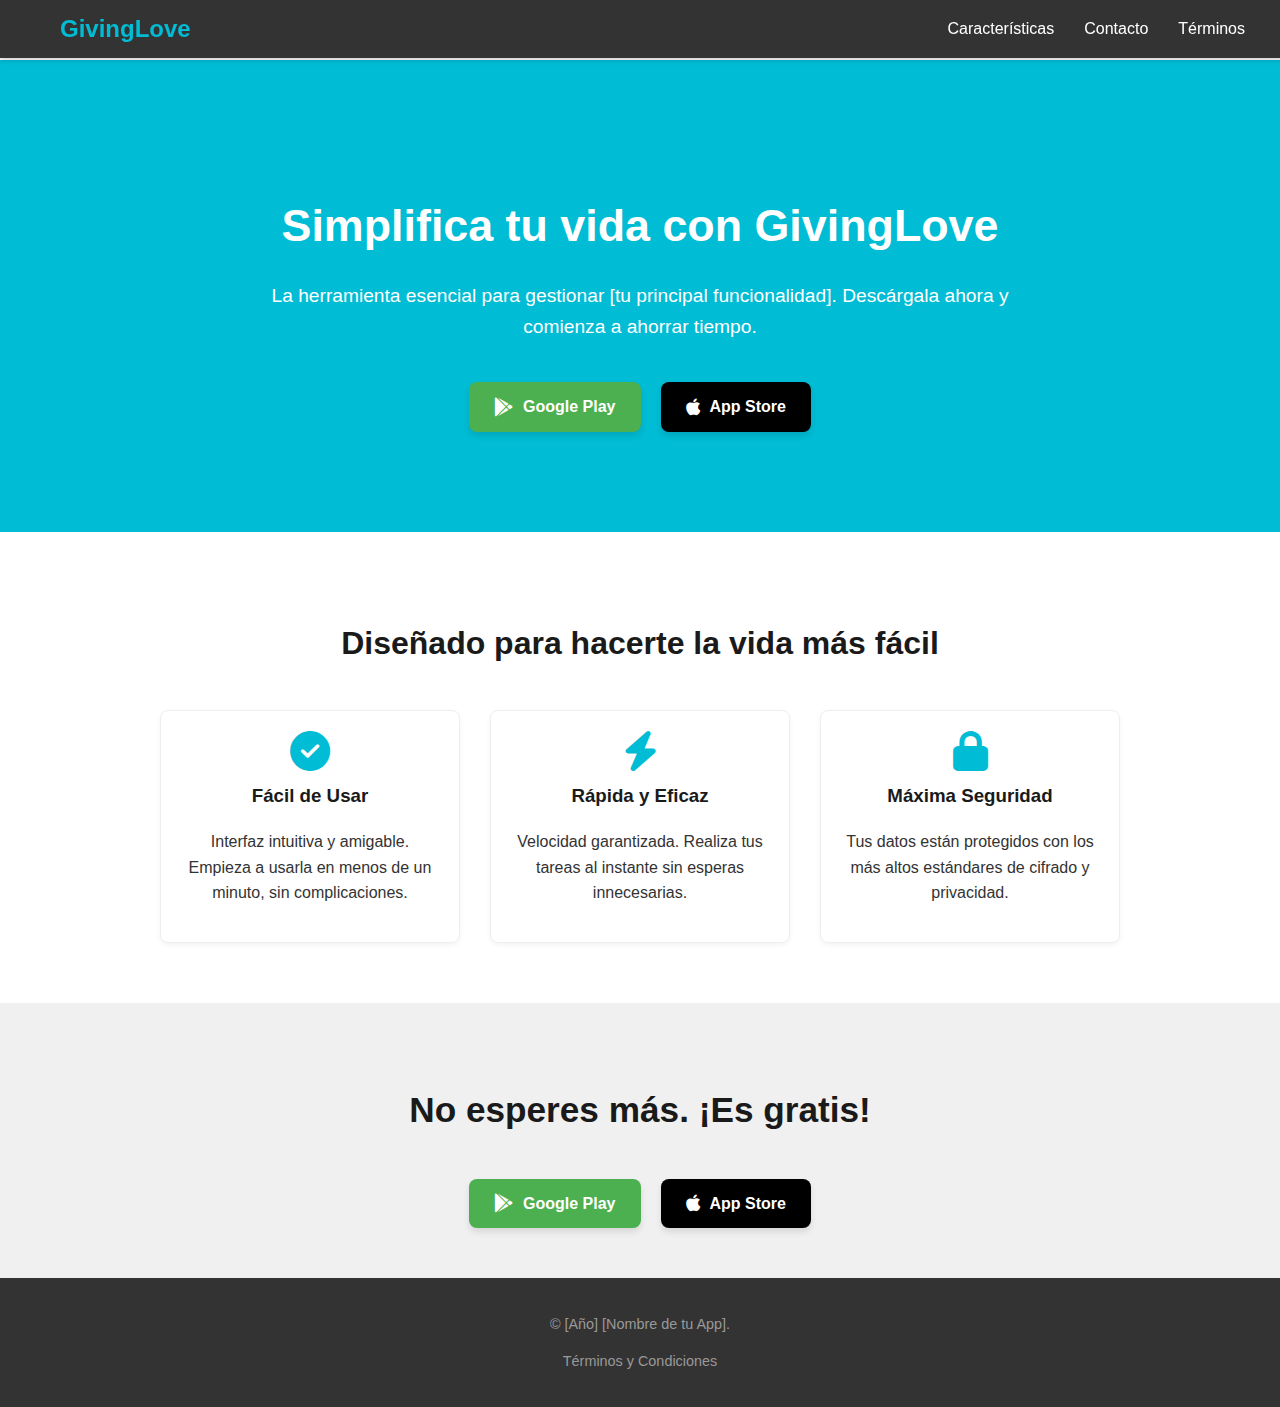
<file: index.html>
<!DOCTYPE html>
<html lang="es">
<head>
  <meta charset="UTF-8">
  <meta name="viewport" content="width=device-width, initial-scale=1.0">
  <title>Descarga [Nombre de tu Aplicación] - Landing Page</title>
  <link rel="stylesheet" href="styles.css">
  <link rel="stylesheet" href="https://cdnjs.cloudflare.com/ajax/libs/font-awesome/6.5.1/css/all.min.css">
</head>
<body>

  <header>
    <nav class="main-nav">
      <div class="logo">
        <a href="#">GivingLove</a>
      </div>
      <ul>
        <li><a href="#caracteristicas">Características</a></li>
        <li><a href="#contacto">Contacto</a></li>
        <li><a href="terminos.html">Términos</a></li>
      </ul>
    </nav>
  </header>

  <main>
    <section class="hero">
      <div class="hero-content">
        <h1>Simplifica tu vida con <span class="app-name">GivingLove</span></h1>
        <p>La herramienta esencial para gestionar [tu principal funcionalidad]. Descárgala ahora y comienza a ahorrar tiempo.</p>

        <div class="download-buttons">
          <a href="https://play.google.com/store/games?hl=en" target="_blank" class="download-btn google-play">
            <i class="fab fa-google-play"></i> Google Play
          </a>
          <a href="https://www.apple.com/app-store/" target="_blank" class="download-btn app-store">
            <i class="fab fa-apple"></i> App Store
          </a>
        </div>
      </div>
    </section>

    <section id="caracteristicas" class="features-section">
      <h2>Diseñado para hacerte la vida más fácil</h2>
      <div class="grid-features">
        <div class="feature-item">
          <i class="fas fa-check-circle feature-icon"></i>
          <h3>Fácil de Usar</h3>
          <p>Interfaz intuitiva y amigable. Empieza a usarla en menos de un minuto, sin complicaciones.</p>
        </div>
        <div class="feature-item">
          <i class="fas fa-bolt feature-icon"></i>
          <h3>Rápida y Eficaz</h3>
          <p>Velocidad garantizada. Realiza tus tareas al instante sin esperas innecesarias.</p>
        </div>
        <div class="feature-item">
          <i class="fas fa-lock feature-icon"></i>
          <h3>Máxima Seguridad</h3>
          <p>Tus datos están protegidos con los más altos estándares de cifrado y privacidad.</p>
        </div>
      </div>
    </section>

    <section id="contacto" class="cta-final">
      <h2>No esperes más. ¡Es gratis!</h2>
      <div class="download-buttons">
          <a href="https://play.google.com/store/games?hl=en" target="_blank" class="download-btn google-play"><i class="fab fa-google-play"></i> Google Play</a>
          <a href="https://www.apple.com/app-store/" target="_blank" class="download-btn app-store"><i class="fab fa-apple"></i> App Store</a>
      </div>
    </section>
  </main>

  <footer>
    <p>&copy; [Año] [Nombre de tu App].</p>
    <p><a href="terminos.html">Términos y Condiciones</a></p>
  </footer>

</body>
</html>
</file>
<file: styles.css>
/* Estilos Generales y Reseteo */
body {
  font-family: 'Helvetica Neue', Arial, sans-serif;
  line-height: 1.6;
  margin: 0;
  background-color: #ffffff;
  color: #333;
}

h1, h2, h3 {
  color: #1a1a1a;
}

main {
  /* Espacio para el menú fijo, ajustar si cambias el padding del header */
  padding-top: 60px;
}

/* 1. Menú de Navegación */
header {
  background-color: #333333;
  padding: 10px 20px;
  position: fixed;
  top: 0;
  left: 0;
  width: 100%;
  z-index: 1000;
  box-shadow: 0 2px 5px rgba(0, 0, 0, 0.2);
}

.main-nav {
  display: flex;
  justify-content: space-between; /* Espacio entre logo y enlaces */
  align-items: center;
  max-width: 1200px;
  margin: 0 auto;
}

.main-nav .logo a {
  color: #00bcd4; /* Color llamativo para el logo */
  font-size: 1.5em;
  font-weight: bold;
  text-decoration: none;
}

.main-nav ul {
  list-style: none;
  display: flex;
  margin: 0;
  padding: 0;
}

.main-nav ul li a {
  color: #ffffff;
  text-decoration: none;
  padding: 8px 15px;
  transition: background-color 0.3s;
  border-radius: 4px;
}

.main-nav ul li a:hover {
  background-color: #555555;
}

/* 2. Sección Principal (Hero) */
.hero {
  background-color: #00bcd4; /* Azul/Turquesa moderno */
  color: #ffffff;
  padding: 100px 20px;
  text-align: center;
}

.hero-content {
  max-width: 800px;
  margin: 0 auto;
}

.hero h1 {
  font-size: 2.8em;
  margin-bottom: 15px;
  color: #ffffff;
}

.hero .app-name {
  font-weight: 700;
  /* Puedes poner aquí un color diferente si quieres que destaque */
  /* color: #ffeb3b; */
}

.hero p {
  font-size: 1.2em;
  margin-bottom: 30px;
}

/* Estilos de los Botones de Descarga */
.download-buttons {
  display: flex;
  justify-content: center;
  gap: 20px; /* Espacio entre los botones */
  margin-top: 40px;
}

.download-btn {
  display: inline-flex;
  align-items: center;
  padding: 12px 25px;
  text-decoration: none;
  font-weight: bold;
  border-radius: 8px;
  transition: transform 0.2s, box-shadow 0.2s;
  box-shadow: 0 4px 6px rgba(0, 0, 0, 0.1);
}

.download-btn i {
  margin-right: 10px;
  font-size: 1.2em;
}

.google-play {
  background-color: #4CAF50; /* Verde de Google Play */
  color: white;
}

.app-store {
  background-color: #000000; /* Negro para App Store */
  color: white;
}

.download-btn:hover {
  transform: translateY(-2px);
  box-shadow: 0 6px 10px rgba(0, 0, 0, 0.2);
}

/* 3. Sección de Características */
.features-section {
  padding: 60px 20px;
  text-align: center;
}

.features-section h2 {
  font-size: 2em;
  margin-bottom: 40px;
}

.grid-features {
  display: grid;
  grid-template-columns: repeat(3, 1fr); /* 3 columnas de igual ancho */
  gap: 30px;
  max-width: 960px;
  margin: 0 auto;
}

.feature-item {
  padding: 20px;
  border: 1px solid #eeeeee;
  border-radius: 8px;
  transition: background-color 0.3s;
  box-shadow: 0 2px 5px rgba(0, 0, 0, 0.05);
}

.feature-item:hover {
  background-color: #f9f9f9;
}

.feature-icon {
  font-size: 2.5em;
  color: #00bcd4; /* Color de acento */
  margin-bottom: 10px;
}

.feature-item h3 {
  margin-top: 0;
}

/* 4. Llamada a la Acción Final (CTA) */
.cta-final {
  background-color: #f0f0f0;
  padding: 50px 20px;
  text-align: center;
}

.cta-final h2 {
  font-size: 2.2em;
  margin-bottom: 30px;
}

/* Pie de Página */
footer {
  background-color: #333333;
  color: #999999;
  text-align: center;
  padding: 20px;
  font-size: 0.9em;
}

footer a {
  color: #999999;
  text-decoration: none;
}

footer a:hover {
  color: #ffffff;
}

/* Media Queries para Responsividad */
@media (max-width: 768px) {
  /* Hero */
  .hero {
    padding: 80px 10px;
  }
  .hero h1 {
    font-size: 2.2em;
  }
  .download-buttons {
    flex-direction: column; /* Apilar botones */
    align-items: center;
  }
  .download-btn {
    width: 80%;
    margin-bottom: 10px;
  }

  /* Características */
  .grid-features {
    grid-template-columns: 1fr; /* Una sola columna en móvil */
  }

  /* Navegación */
  .main-nav {
    flex-direction: column; /* Apilar logo y menú */
  }
  .main-nav ul {
    margin-top: 10px;
    flex-wrap: wrap;
    justify-content: center;
  }
  .main-nav ul li {
    margin: 5px 10px;
  }
}
</file>
